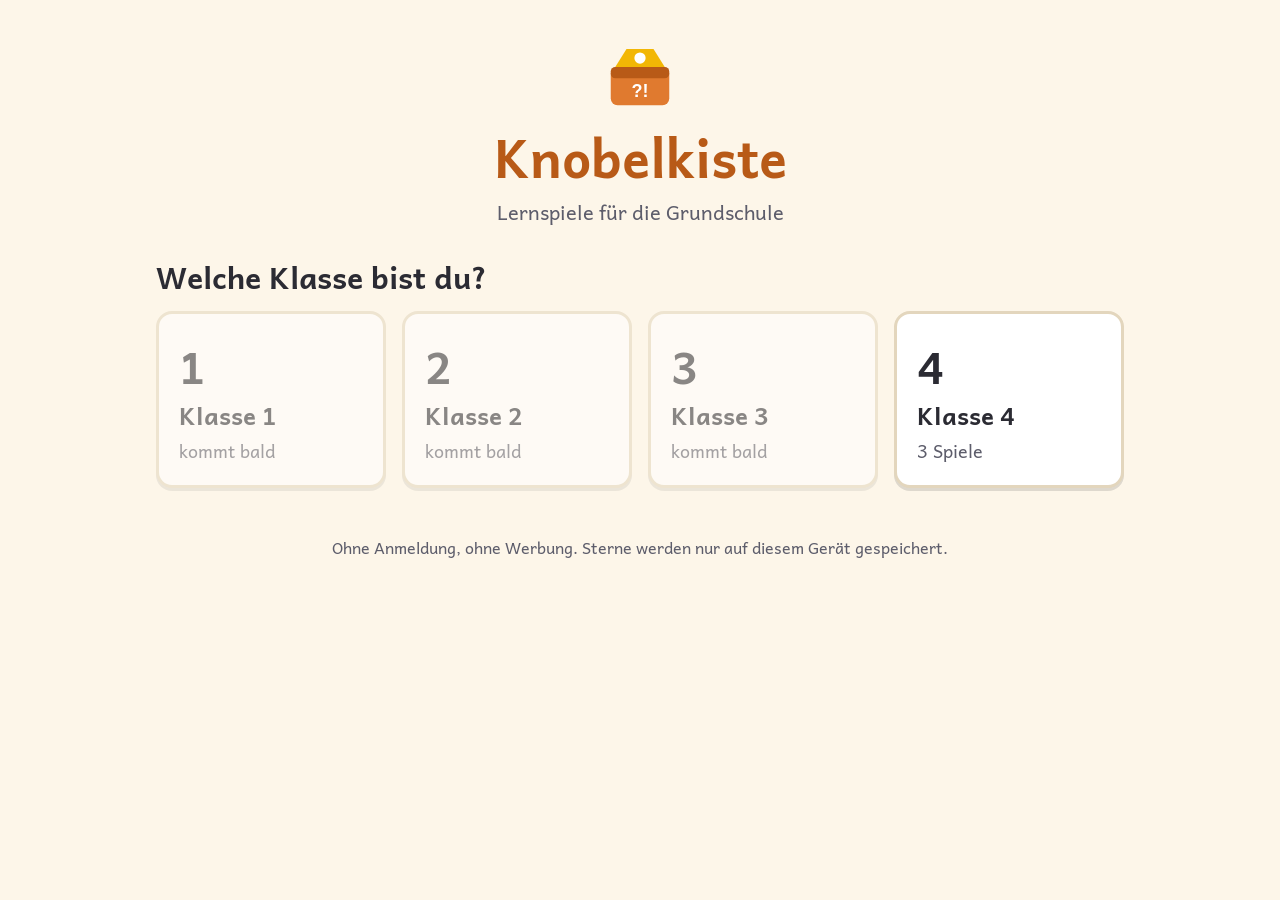
<file: index.html>
<!doctype html>
<html lang="de">
<head>
  <meta charset="utf-8">
  <meta name="viewport" content="width=device-width, initial-scale=1">
  <title>Knobelkiste</title>
  <link rel="icon" href="gemeinsam/icon.svg" type="image/svg+xml">
  <link rel="stylesheet" href="gemeinsam/stil.css">
  <style>
    .start-kopf { text-align: center; margin: 24px 0 28px; }
    .start-kopf h1 { font-size: 2.6rem; margin: 0; color: var(--akzent-dunkel); }
    .start-kopf p { margin: 4px 0 0; color: var(--text-leise); }
    .kiste { width: 72px; height: 72px; }
    h2 { margin: 28px 0 12px; }
    h3 { margin: 20px 0 10px; color: var(--text-leise); font-size: 1rem; text-transform: uppercase; letter-spacing: 1px; }
    .spiel-links { display: flex; gap: 8px; flex-wrap: wrap; margin-top: 12px; }
    .zurueck { margin-bottom: 8px; }
    .fusszeile { margin-top: 48px; color: var(--text-leise); font-size: 0.8rem; text-align: center; }
  </style>
</head>
<body>
  <main class="seite">
    <header class="start-kopf">
      <img class="kiste" src="gemeinsam/icon.svg" alt="">
      <h1 id="name">Knobelkiste</h1>
      <p id="untertitel">Lernspiele für die Grundschule</p>
    </header>

    <section id="klassenwahl">
      <h2>Welche Klasse bist du?</h2>
      <div class="kacheln" id="klassen"></div>
    </section>

    <section id="spielwahl" class="versteckt">
      <button class="knopf klein zurueck" id="zurueck" type="button">← Andere Klasse</button>
      <h2 id="klassen-titel"></h2>
      <div id="spiele"></div>
    </section>

    <p class="fusszeile">Ohne Anmeldung, ohne Werbung. Sterne werden nur auf diesem Gerät gespeichert.</p>
  </main>

  <script src="gemeinsam/app.js"></script>
  <script>
    (async function () {
      "use strict";
      const K = window.Knobelkiste;
      const katalog = await K.ladeJSON("katalog.json");

      document.getElementById("name").textContent = katalog.name;
      document.getElementById("untertitel").textContent = katalog.untertitel;

      const klassenEl = document.getElementById("klassen");
      katalog.klassen.forEach(function (k) {
        const anzahl = katalog.spiele.filter(function (s) { return s.klassen.indexOf(k) >= 0; }).length;
        const kachel = document.createElement("button");
        kachel.type = "button";
        kachel.className = "kachel";
        kachel.innerHTML = '<span class="gross">' + k + '</span><span class="titel">Klasse ' + k + "</span>" +
          '<span class="info">' + (anzahl ? anzahl + (anzahl === 1 ? " Spiel" : " Spiele") : "kommt bald") + "</span>";
        if (anzahl) {
          kachel.addEventListener("click", function () { location.hash = "klasse-" + k; });
        } else {
          kachel.setAttribute("aria-disabled", "true");
        }
        klassenEl.appendChild(kachel);
      });

      function zeigeKlasse(k) {
        document.getElementById("klassenwahl").classList.add("versteckt");
        document.getElementById("spielwahl").classList.remove("versteckt");
        document.getElementById("klassen-titel").textContent = "Klasse " + k;
        const ziel = document.getElementById("spiele");
        ziel.innerHTML = "";

        Object.keys(katalog.faecher).forEach(function (fachId) {
          const fach = katalog.faecher[fachId];
          const spieleImFach = katalog.spiele.filter(function (s) {
            return s.fach === fachId && s.klassen.indexOf(k) >= 0;
          });
          if (!spieleImFach.length) return;
          const h2 = document.createElement("h2");
          h2.textContent = fach.name;
          ziel.appendChild(h2);

          Object.keys(fach.bereiche).forEach(function (bereichId) {
            const spiele = spieleImFach.filter(function (s) { return s.bereich === bereichId; });
            if (!spiele.length) return;
            const h3 = document.createElement("h3");
            h3.textContent = fach.bereiche[bereichId];
            ziel.appendChild(h3);
            const kacheln = document.createElement("div");
            kacheln.className = "kacheln";
            spiele.forEach(function (s) {
              const karte = document.createElement("div");
              karte.className = "kachel";
              const adresse = s.ordner + "?klasse=" + k;
              karte.innerHTML = '<span class="titel">' + s.titel + "</span>" +
                '<span class="info">' + s.beschreibung + "</span>" +
                '<span class="spiel-links"><a class="knopf haupt" href="' + adresse + '">Spielen</a>' +
                (s.arbeitsblatt ? '<a class="knopf klein" href="' + s.ordner + "arbeitsblatt.html?klasse=" + k + '">Arbeitsblatt</a>' : "") +
                "</span>";
              kacheln.appendChild(karte);
            });
            ziel.appendChild(kacheln);
          });
        });
      }

      function zeigeKlassenwahl() {
        document.getElementById("spielwahl").classList.add("versteckt");
        document.getElementById("klassenwahl").classList.remove("versteckt");
      }

      function route() {
        const treffer = location.hash.match(/^#klasse-(\d)$/);
        if (treffer) zeigeKlasse(Number(treffer[1])); else zeigeKlassenwahl();
      }

      document.getElementById("zurueck").addEventListener("click", function () { location.hash = ""; });
      window.addEventListener("hashchange", route);
      route();
    })();
  </script>
</body>
</html>
</file>
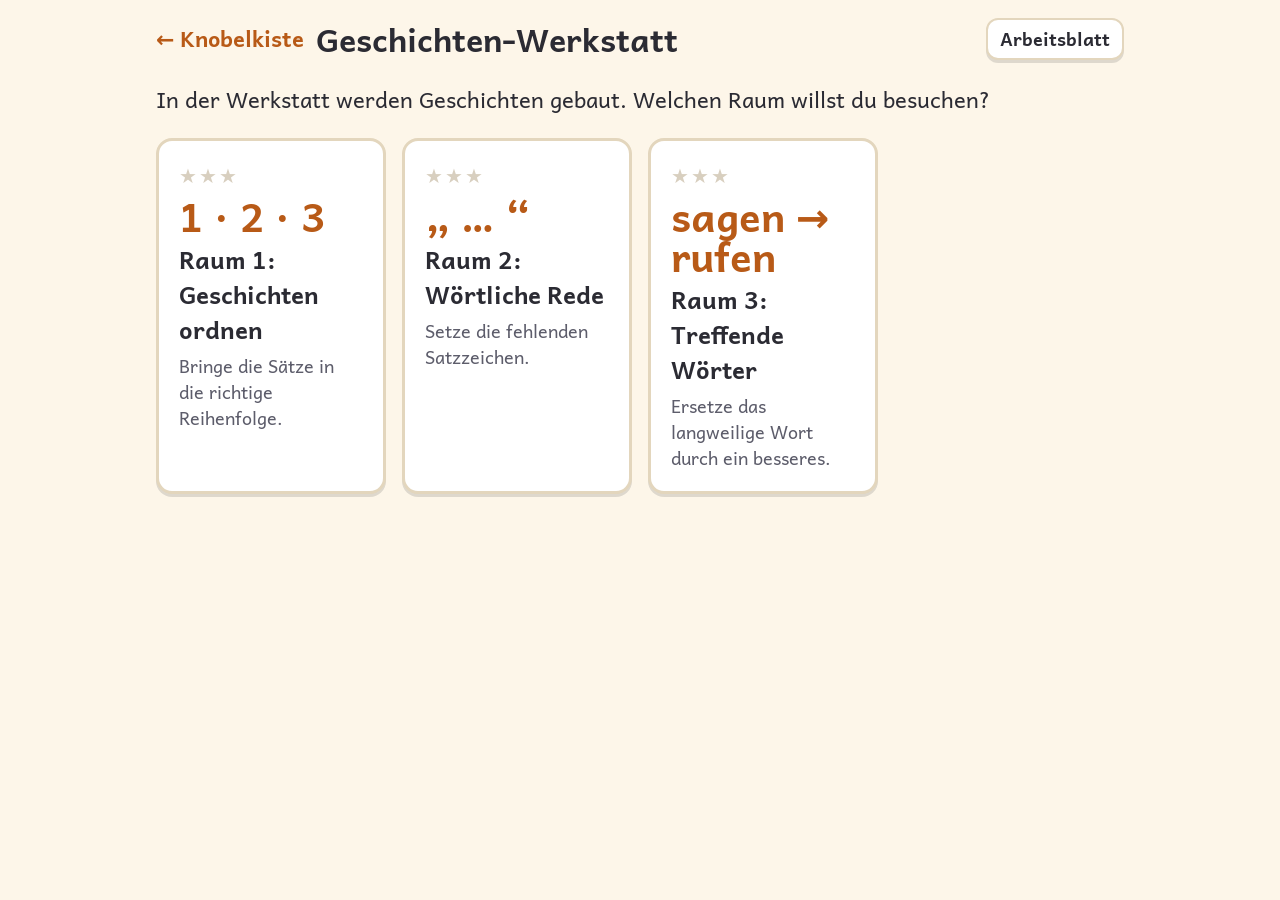
<file: spiele/geschichten-werkstatt/index.html>
<!doctype html>
<html lang="de">
<head>
  <meta charset="utf-8">
  <meta name="viewport" content="width=device-width, initial-scale=1">
  <title>Geschichten-Werkstatt · Knobelkiste</title>
  <link rel="icon" href="../../gemeinsam/icon.svg" type="image/svg+xml">
  <link rel="stylesheet" href="../../gemeinsam/stil.css">
  <link rel="stylesheet" href="spiel.css">
</head>
<body>
  <main class="seite">
    <header class="kopf">
      <a class="logo" href="../../index.html" id="start-link">← Knobelkiste</a>
      <h1>Geschichten-Werkstatt</h1>
      <a class="knopf klein" id="arbeitsblatt-link" href="arbeitsblatt.html">Arbeitsblatt</a>
    </header>

    <!-- Raumwahl -->
    <section id="raumwahl">
      <p class="anleitung">In der Werkstatt werden Geschichten gebaut. Welchen Raum willst du besuchen?</p>
      <div class="kacheln" id="raeume"></div>
    </section>

    <!-- Aufgabe -->
    <section id="aufgabe" class="versteckt">
      <div class="leiste">
        <span id="fortschritt"></span>
        <button class="knopf klein" id="tipp-knopf" type="button">Tipp</button>
        <button class="knopf klein" id="zur-wahl" type="button">Anderer Raum</button>
      </div>
      <div class="werkbank">
        <h2 id="aufgabe-titel"></h2>
        <p class="auftrag" id="auftrag"></p>
        <div id="inhalt"></div>
        <div class="hinweis versteckt" id="hinweis" role="status" aria-live="polite"></div>
        <p class="knoepfe">
          <button class="knopf haupt versteckt" id="pruefen" type="button">Prüfen</button>
          <button class="knopf haupt versteckt" id="weiter" type="button">Weiter</button>
        </p>
      </div>
    </section>

    <!-- Ergebnis -->
    <section id="ergebnis" class="versteckt">
      <div class="ergebnis-karte">
        <div class="ergebnis-sterne" id="ergebnis-sterne"></div>
        <h2 id="ergebnis-titel"></h2>
        <p id="ergebnis-text"></p>
        <p class="ergebnis-knoepfe">
          <button class="knopf haupt" id="nochmal" type="button">Nochmal</button>
          <button class="knopf" id="andere" type="button">Anderer Raum</button>
        </p>
      </div>
    </section>

    <p class="fehlermeldung versteckt" id="fehlermeldung"></p>
  </main>

  <script src="../../gemeinsam/app.js"></script>
  <script src="spiel.js"></script>
</body>
</html>
</file>
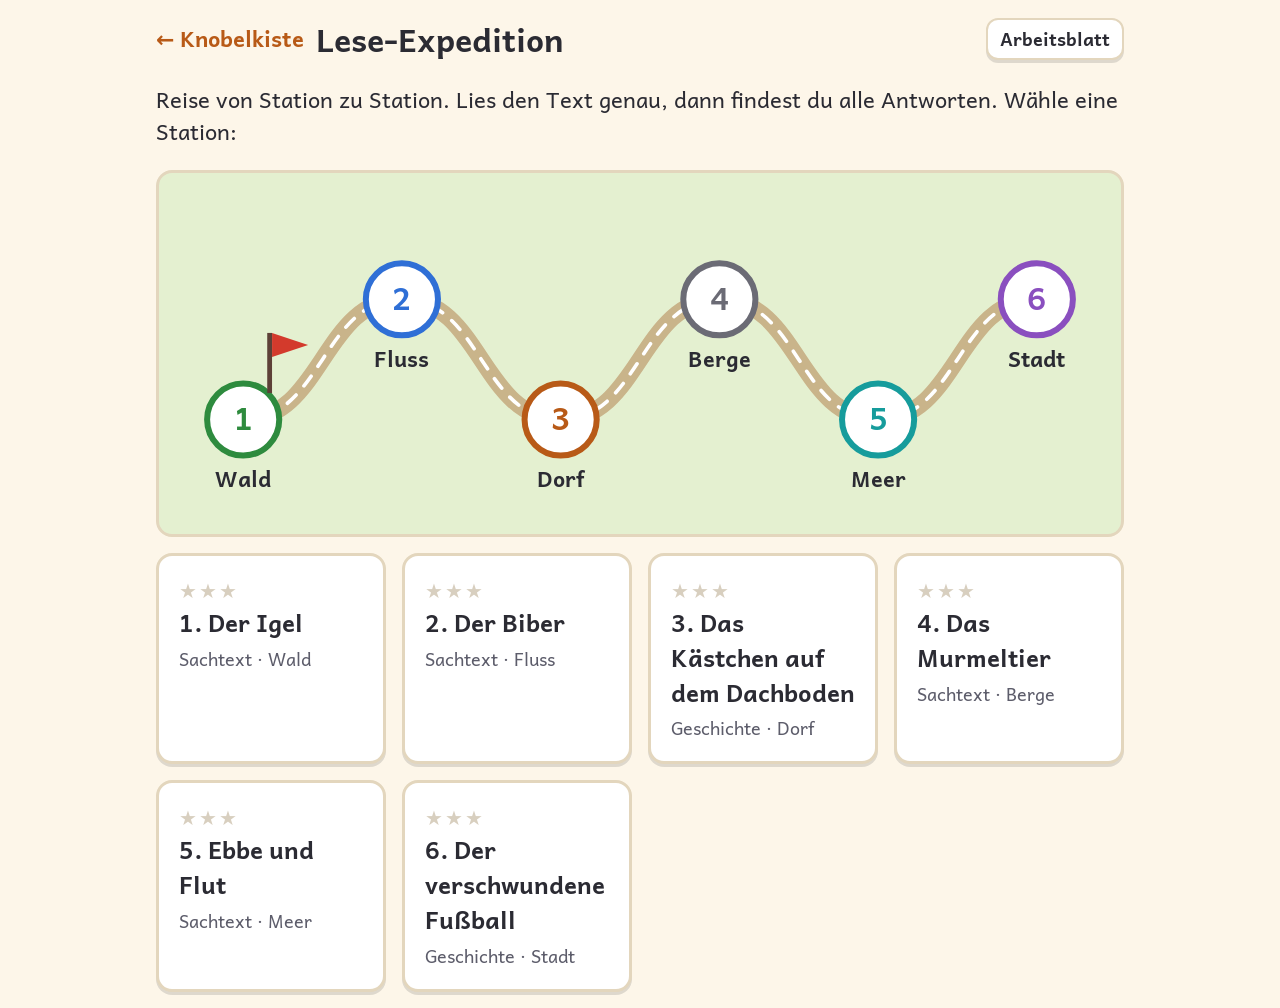
<file: spiele/lese-expedition/index.html>
<!doctype html>
<html lang="de">
<head>
  <meta charset="utf-8">
  <meta name="viewport" content="width=device-width, initial-scale=1">
  <title>Lese-Expedition · Knobelkiste</title>
  <link rel="icon" href="../../gemeinsam/icon.svg" type="image/svg+xml">
  <link rel="stylesheet" href="../../gemeinsam/stil.css">
  <link rel="stylesheet" href="spiel.css">
</head>
<body>
  <main class="seite">
    <header class="kopf">
      <a class="logo" href="../../index.html" id="start-link">← Knobelkiste</a>
      <h1>Lese-Expedition</h1>
      <a class="knopf klein" id="arbeitsblatt-link" href="arbeitsblatt.html">Arbeitsblatt</a>
    </header>

    <!-- Karte -->
    <section id="karte">
      <p class="anleitung">Reise von Station zu Station. Lies den Text genau, dann findest du alle Antworten. Wähle eine Station:</p>
      <div class="landkarte" id="landkarte"></div>
      <div class="kacheln" id="stationen"></div>
    </section>

    <!-- Station -->
    <section id="station" class="versteckt">
      <div class="leiste">
        <span id="station-name"></span>
        <button class="knopf klein" id="zur-karte" type="button">Zur Karte</button>
      </div>
      <div class="station-raster">
        <article class="lesetext" id="lesetext" aria-label="Lesetext">
          <span class="art" id="text-art"></span>
          <h2 id="text-titel"></h2>
          <div id="text-absaetze"></div>
        </article>
        <aside class="fragen-karte" aria-live="polite">
          <div class="fragen-kopf">
            <span id="fragen-fortschritt"></span>
            <button class="knopf klein versteckt" id="vorlesen" type="button" aria-label="Frage vorlesen"><svg width="20" height="20" viewBox="0 0 24 24" aria-hidden="true"><path d="M4 9h4l5-4v14l-5-4H4z" fill="currentColor"/><path d="M16 8.5a5 5 0 0 1 0 7M18.5 6a8.5 8.5 0 0 1 0 12" stroke="currentColor" stroke-width="2" fill="none" stroke-linecap="round"/></svg> Frage</button>
          </div>
          <p class="frage" id="frage"></p>
          <div class="antworten" id="antworten"></div>
          <div class="hinweis versteckt" id="hinweis" role="status"></div>
          <button class="knopf haupt versteckt" id="weiter" type="button">Weiter</button>
        </aside>
      </div>
    </section>

    <!-- Ergebnis -->
    <section id="ergebnis" class="versteckt">
      <div class="ergebnis-karte">
        <div class="ergebnis-sterne" id="ergebnis-sterne"></div>
        <h2 id="ergebnis-titel"></h2>
        <p id="ergebnis-text"></p>
        <p class="ergebnis-knoepfe">
          <button class="knopf haupt" id="naechste" type="button">Nächste Station</button>
          <button class="knopf" id="zurueck-karte" type="button">Zur Karte</button>
        </p>
      </div>
    </section>

    <p class="fehlermeldung versteckt" id="fehlermeldung"></p>
  </main>

  <script src="../../gemeinsam/app.js"></script>
  <script src="text.js"></script>
  <script src="spiel.js"></script>
</body>
</html>
</file>
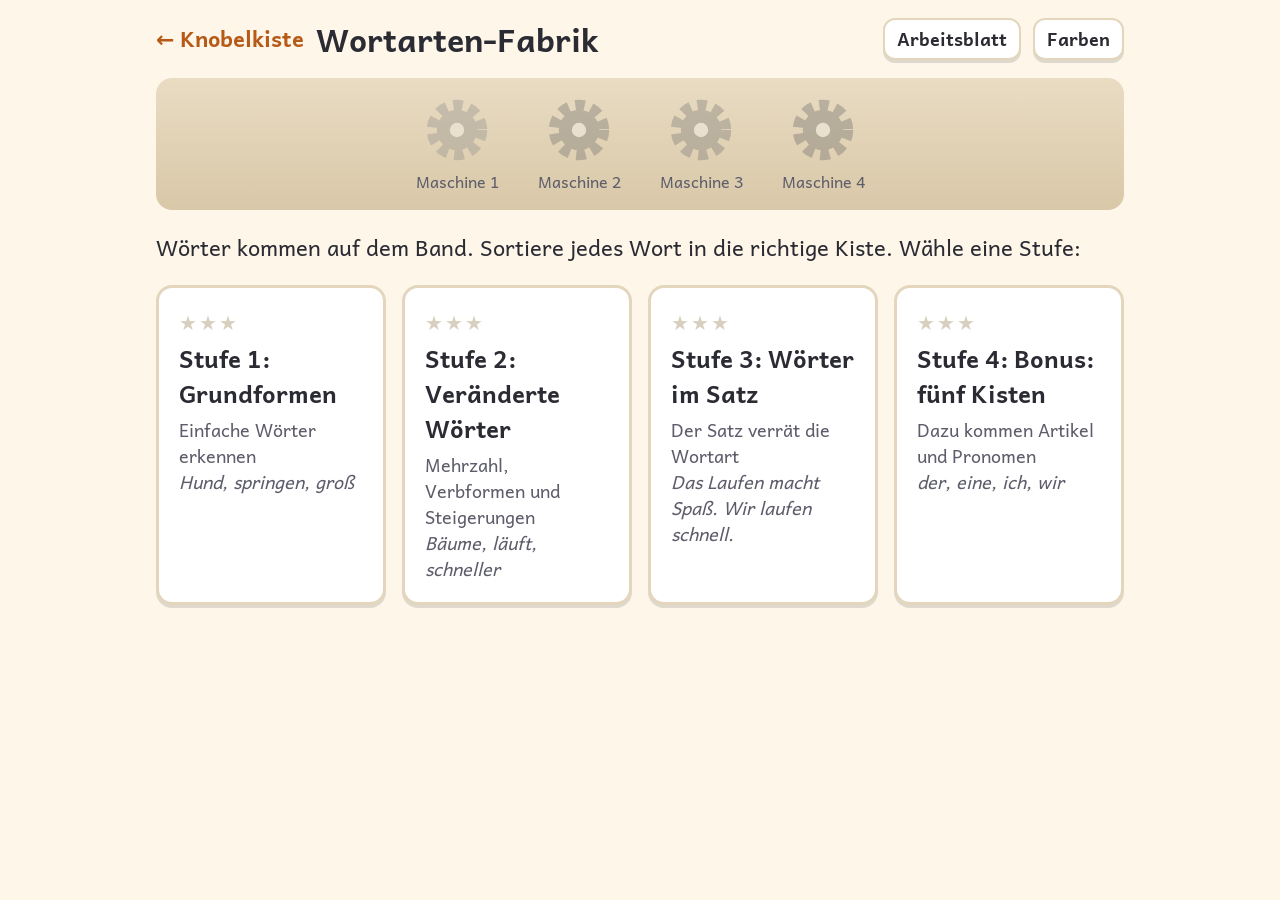
<file: spiele/wortarten-fabrik/index.html>
<!doctype html>
<html lang="de">
<head>
  <meta charset="utf-8">
  <meta name="viewport" content="width=device-width, initial-scale=1">
  <title>Wortarten-Fabrik · Knobelkiste</title>
  <link rel="icon" href="../../gemeinsam/icon.svg" type="image/svg+xml">
  <link rel="stylesheet" href="../../gemeinsam/stil.css">
  <link rel="stylesheet" href="spiel.css">
</head>
<body>
  <main class="seite">
    <header class="kopf">
      <a class="logo" href="../../index.html" id="start-link">← Knobelkiste</a>
      <h1>Wortarten-Fabrik</h1>
      <a class="knopf klein" id="arbeitsblatt-link" href="arbeitsblatt.html">Arbeitsblatt</a>
      <button class="knopf klein" id="farben-knopf" type="button">Farben</button>
    </header>

    <!-- Stufenwahl -->
    <section id="stufenwahl">
      <div class="halle" id="maschinen" aria-label="Deine Fabrik"></div>
      <p class="anleitung">Wörter kommen auf dem Band. Sortiere jedes Wort in die richtige Kiste. Wähle eine Stufe:</p>
      <div class="kacheln" id="stufen"></div>
    </section>

    <!-- Spiel -->
    <section id="spiel" class="versteckt">
      <div class="leiste">
        <span id="fortschritt">Wort 1 von 10</span>
        <span class="punkte" id="punkte"></span>
        <button class="knopf klein" id="abbrechen" type="button">Stufe wechseln</button>
      </div>

      <div class="band-bereich">
        <div class="band" id="band"></div>
        <div class="karte" id="karte" aria-live="polite">
          <span id="karte-text"></span>
        </div>
        <button class="knopf klein vorlesen versteckt" id="vorlesen" type="button" aria-label="Vorlesen"><svg width="22" height="22" viewBox="0 0 24 24" aria-hidden="true"><path d="M4 9h4l5-4v14l-5-4H4z" fill="currentColor"/><path d="M16 8.5a5 5 0 0 1 0 7M18.5 6a8.5 8.5 0 0 1 0 12" stroke="currentColor" stroke-width="2" fill="none" stroke-linecap="round"/></svg> Vorlesen</button>
      </div>

      <p class="frage" id="frage">Welche Wortart ist das?</p>
      <div class="kisten" id="kisten"></div>
      <div class="hinweis versteckt" id="hinweis" role="status"></div>
    </section>

    <!-- Ergebnis -->
    <section id="ergebnis" class="versteckt">
      <div class="ergebnis-karte">
        <div class="ergebnis-sterne" id="ergebnis-sterne"></div>
        <h2 id="ergebnis-titel"></h2>
        <p id="ergebnis-text"></p>
        <p class="ergebnis-knoepfe">
          <button class="knopf haupt" id="nochmal" type="button">Nochmal</button>
          <button class="knopf" id="andere-stufe" type="button">Andere Stufe</button>
        </p>
      </div>
    </section>

    <p class="fehlermeldung versteckt" id="fehlermeldung"></p>
  </main>

  <script src="../../gemeinsam/app.js"></script>
  <script src="spiel.js"></script>
</body>
</html>
</file>
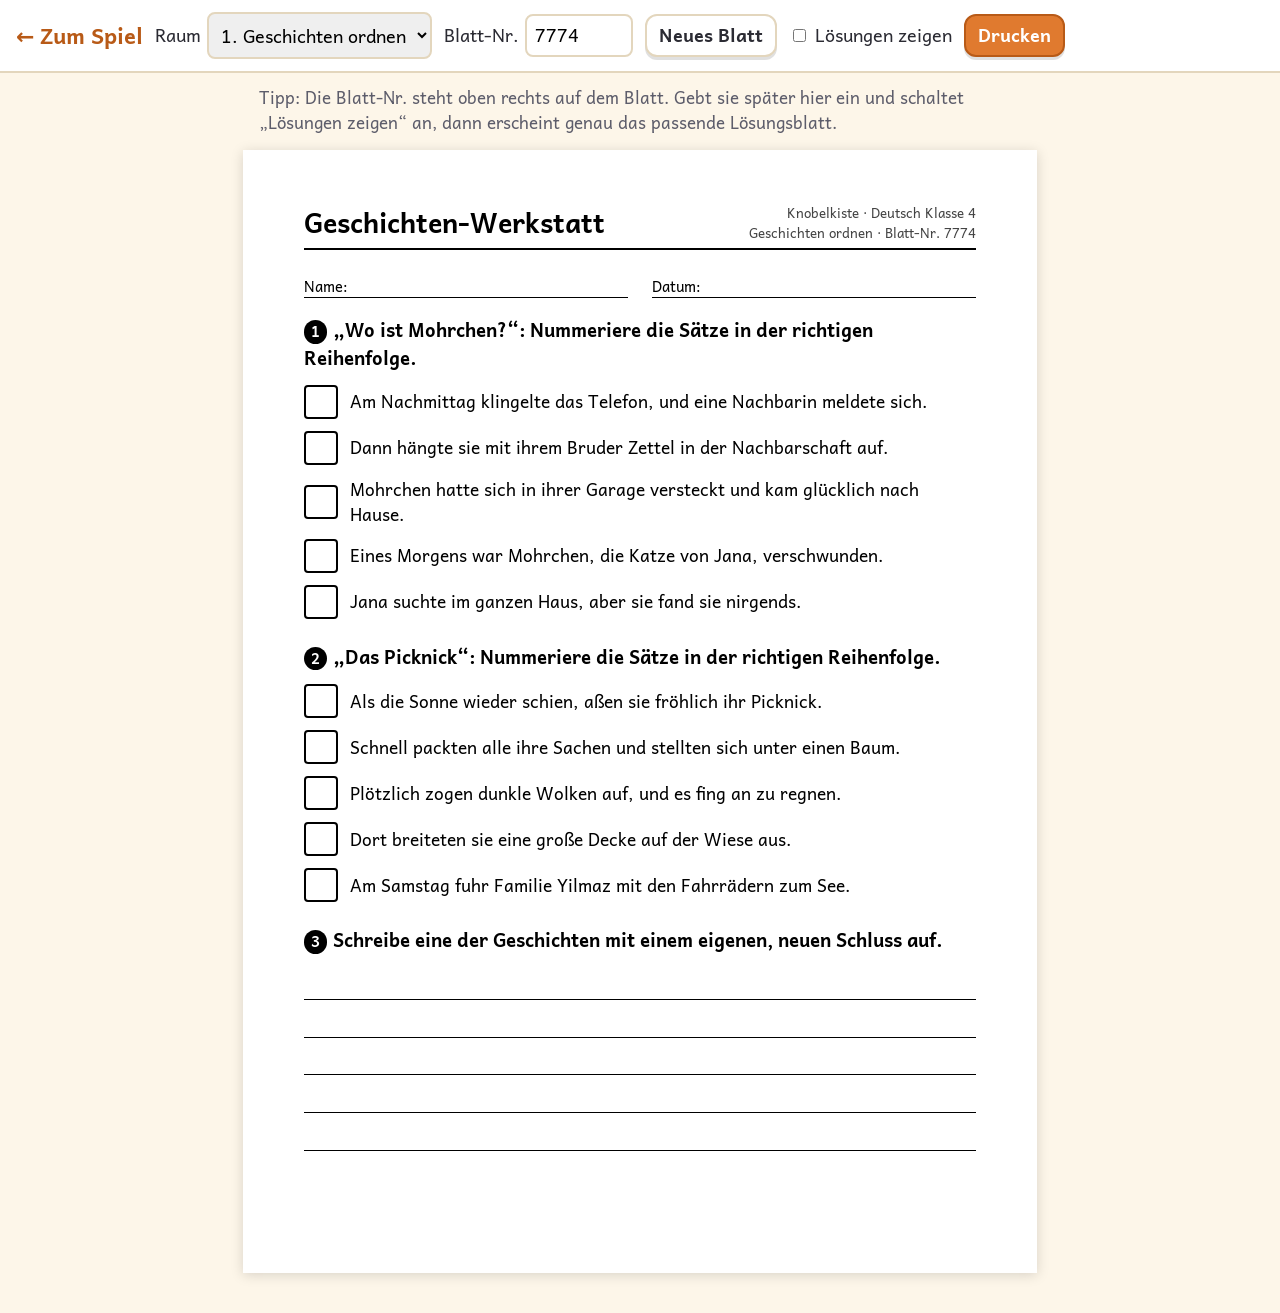
<file: spiele/geschichten-werkstatt/arbeitsblatt.html>
<!doctype html>
<html lang="de">
<head>
  <meta charset="utf-8">
  <meta name="viewport" content="width=device-width, initial-scale=1">
  <title>Arbeitsblatt Geschichten-Werkstatt · Knobelkiste</title>
  <link rel="icon" href="../../gemeinsam/icon.svg" type="image/svg+xml">
  <link rel="stylesheet" href="../../gemeinsam/stil.css">
  <link rel="stylesheet" href="arbeitsblatt.css">
</head>
<body>
  <div class="steuerung nicht-drucken">
    <a class="logo" href="index.html" id="zurueck-link">← Zum Spiel</a>
    <label>Raum
      <select id="raum"></select>
    </label>
    <label>Blatt-Nr.
      <input id="nummer" type="number" min="1000" max="9999" inputmode="numeric">
    </label>
    <button class="knopf klein" id="neu" type="button">Neues Blatt</button>
    <label class="schalter"><input id="loesung" type="checkbox"> Lösungen zeigen</label>
    <button class="knopf haupt klein" id="drucken" type="button">Drucken</button>
  </div>
  <p class="tipp nicht-drucken">Tipp: Die Blatt-Nr. steht oben rechts auf dem Blatt. Gebt sie später hier ein und schaltet „Lösungen zeigen“ an, dann erscheint genau das passende Lösungsblatt.</p>

  <article class="blatt" id="blatt"></article>

  <script src="../../gemeinsam/app.js"></script>
  <script src="arbeitsblatt.js"></script>
</body>
</html>
</file>
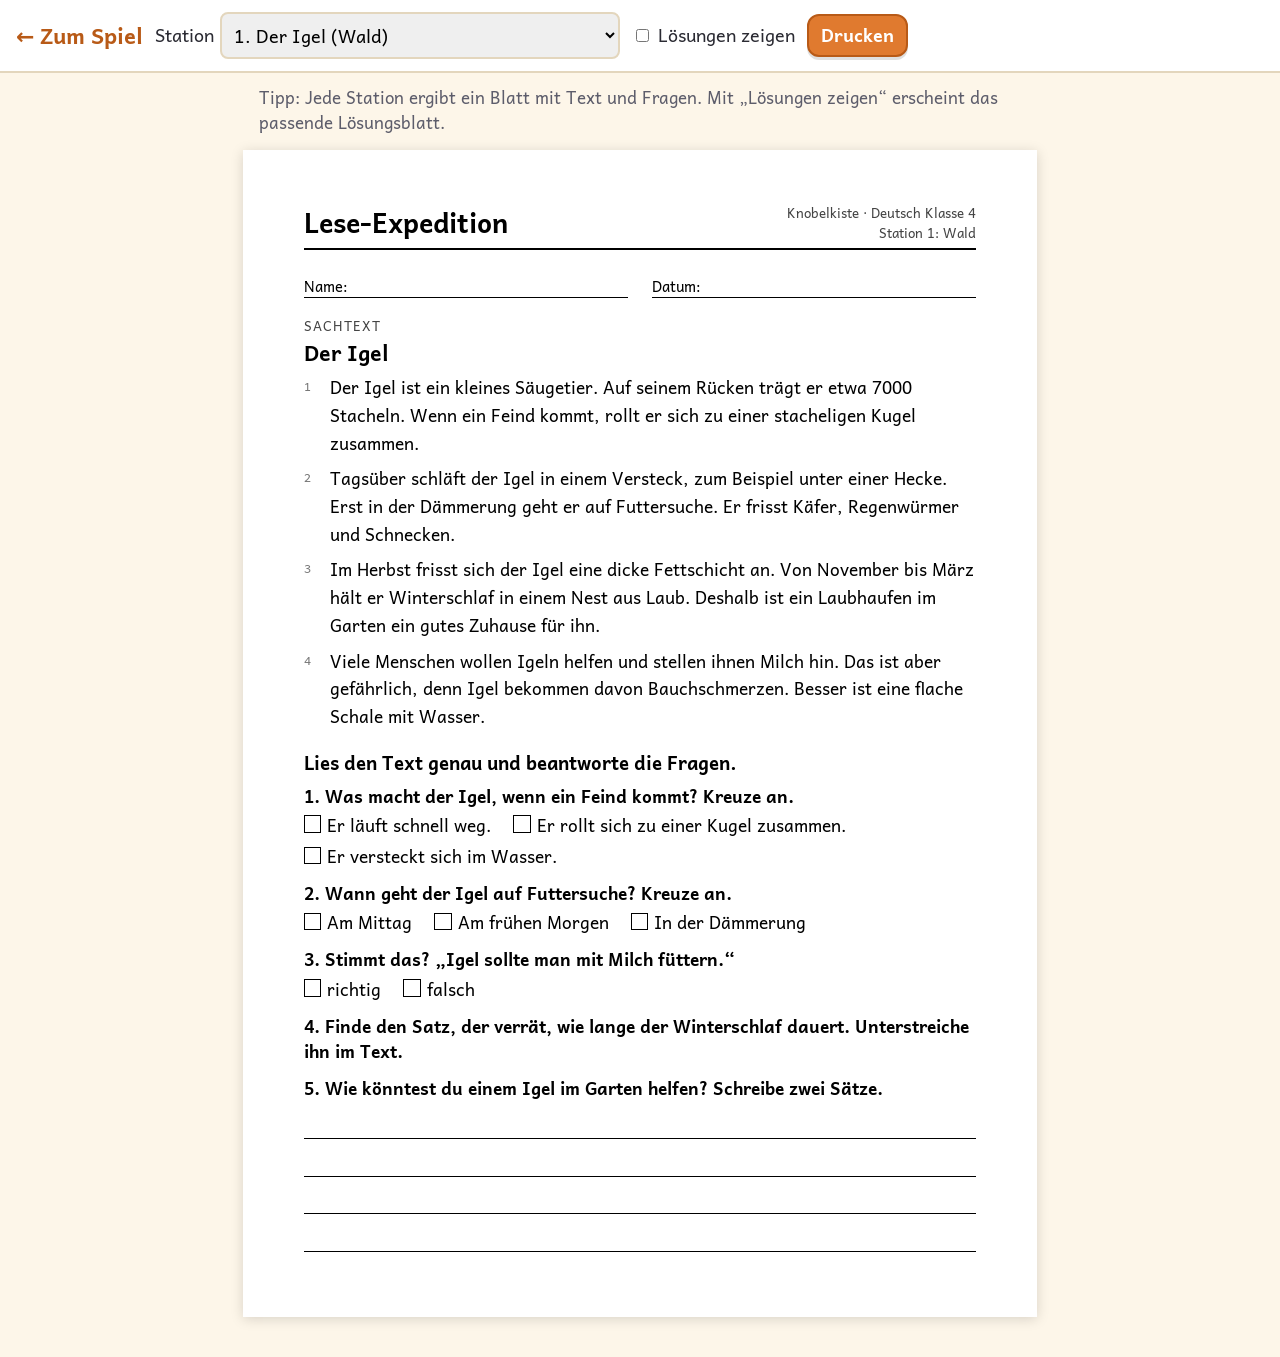
<file: spiele/lese-expedition/arbeitsblatt.html>
<!doctype html>
<html lang="de">
<head>
  <meta charset="utf-8">
  <meta name="viewport" content="width=device-width, initial-scale=1">
  <title>Arbeitsblatt Lese-Expedition · Knobelkiste</title>
  <link rel="icon" href="../../gemeinsam/icon.svg" type="image/svg+xml">
  <link rel="stylesheet" href="../../gemeinsam/stil.css">
  <link rel="stylesheet" href="arbeitsblatt.css">
</head>
<body>
  <div class="steuerung nicht-drucken">
    <a class="logo" href="index.html" id="zurueck-link">← Zum Spiel</a>
    <label>Station
      <select id="station"></select>
    </label>
    <label class="schalter"><input id="loesung" type="checkbox"> Lösungen zeigen</label>
    <button class="knopf haupt klein" id="drucken" type="button">Drucken</button>
  </div>
  <p class="tipp nicht-drucken">Tipp: Jede Station ergibt ein Blatt mit Text und Fragen. Mit „Lösungen zeigen“ erscheint das passende Lösungsblatt.</p>

  <article class="blatt" id="blatt"></article>

  <script src="../../gemeinsam/app.js"></script>
  <script src="text.js"></script>
  <script src="arbeitsblatt.js"></script>
</body>
</html>
</file>
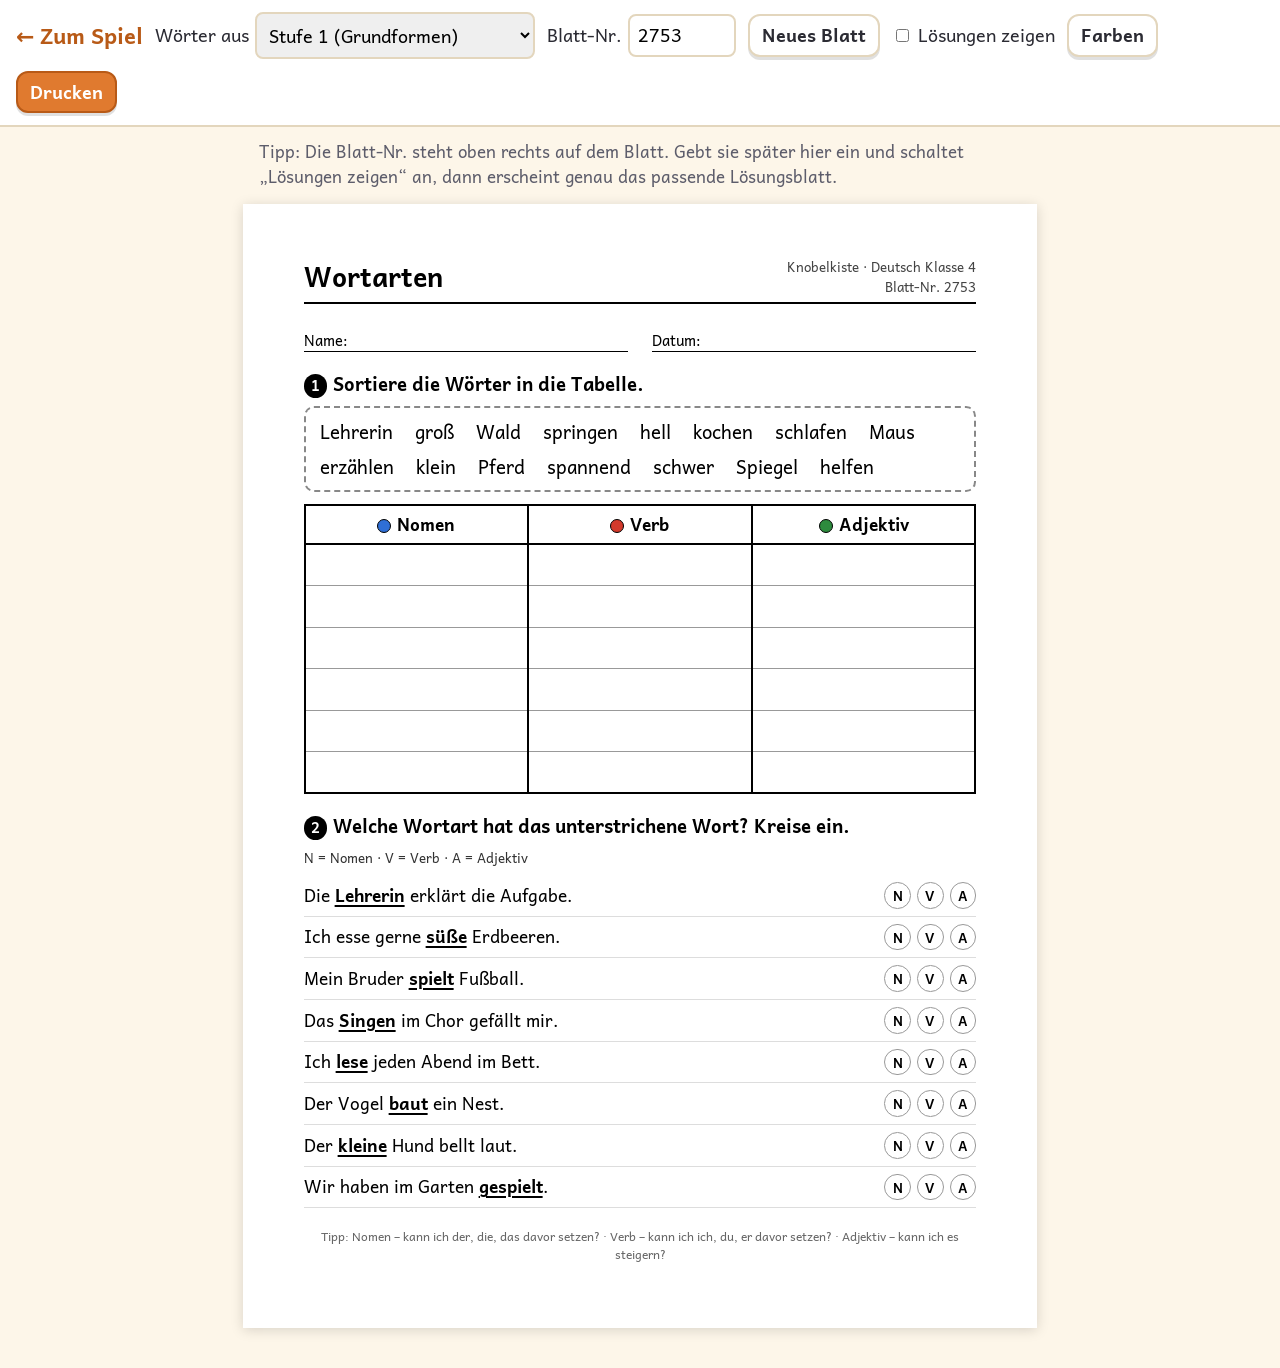
<file: spiele/wortarten-fabrik/arbeitsblatt.html>
<!doctype html>
<html lang="de">
<head>
  <meta charset="utf-8">
  <meta name="viewport" content="width=device-width, initial-scale=1">
  <title>Arbeitsblatt Wortarten · Knobelkiste</title>
  <link rel="icon" href="../../gemeinsam/icon.svg" type="image/svg+xml">
  <link rel="stylesheet" href="../../gemeinsam/stil.css">
  <link rel="stylesheet" href="arbeitsblatt.css">
</head>
<body>
  <div class="steuerung nicht-drucken">
    <a class="logo" href="index.html" id="zurueck-link">← Zum Spiel</a>
    <label>Wörter aus
      <select id="stufe"></select>
    </label>
    <label>Blatt-Nr.
      <input id="nummer" type="number" min="1000" max="9999" inputmode="numeric">
    </label>
    <button class="knopf klein" id="neu" type="button">Neues Blatt</button>
    <label class="schalter"><input id="loesung" type="checkbox"> Lösungen zeigen</label>
    <button class="knopf klein" id="farben-knopf" type="button">Farben</button>
    <button class="knopf haupt klein" id="drucken" type="button">Drucken</button>
  </div>
  <p class="tipp nicht-drucken">Tipp: Die Blatt-Nr. steht oben rechts auf dem Blatt. Gebt sie später hier ein und schaltet „Lösungen zeigen“ an, dann erscheint genau das passende Lösungsblatt.</p>

  <article class="blatt" id="blatt"></article>

  <script src="../../gemeinsam/app.js"></script>
  <script src="arbeitsblatt.js"></script>
</body>
</html>
</file>
<file: gemeinsam/stil.css>
/* Knobelkiste – gemeinsames Design für alle Spiele */

@font-face {
  font-family: "Andika";
  src: url("schrift/andika-400.woff2") format("woff2");
  font-weight: 400;
  font-display: swap;
}
@font-face {
  font-family: "Andika";
  src: url("schrift/andika-700.woff2") format("woff2");
  font-weight: 700;
  font-display: swap;
}

:root {
  --hintergrund: #fdf6e9;
  --flaeche: #ffffff;
  --text: #2b2b33;
  --text-leise: #5d5d6b;
  --rand: #e3d6bd;
  --akzent: #e07a2f;
  --akzent-dunkel: #b85a17;
  --gut: #2e8b57;
  --fehler: #c0392b;
  --stern: #f2b705;
  --schatten: 0 3px 0 rgba(0, 0, 0, 0.12);
  --radius: 16px;
}

* { box-sizing: border-box; }

html, body {
  margin: 0;
  background: var(--hintergrund);
  color: var(--text);
  font-family: "Andika", "Comic Neue", system-ui, sans-serif;
  font-size: 20px;
  line-height: 1.45;
}

a { color: var(--akzent-dunkel); }

.seite {
  max-width: 1000px;
  margin: 0 auto;
  padding: 16px;
}

.kopf {
  display: flex;
  align-items: center;
  gap: 12px;
  flex-wrap: wrap;
  margin-bottom: 16px;
}
.kopf h1 {
  margin: 0;
  font-size: 1.6rem;
  flex: 1 1 auto;
}
.logo {
  font-weight: 700;
  color: var(--akzent-dunkel);
  text-decoration: none;
  font-size: 1.1rem;
}

.knopf {
  font: inherit;
  font-weight: 700;
  border: 2px solid var(--rand);
  background: var(--flaeche);
  color: var(--text);
  border-radius: 12px;
  padding: 10px 18px;
  cursor: pointer;
  box-shadow: var(--schatten);
  text-decoration: none;
  display: inline-flex;
  align-items: center;
  gap: 8px;
  min-height: 48px;
}
.knopf:hover { border-color: var(--akzent); }
.knopf:active { transform: translateY(2px); box-shadow: none; }
.knopf:focus-visible { outline: 3px solid var(--akzent); outline-offset: 2px; }
.knopf.haupt {
  background: var(--akzent);
  border-color: var(--akzent-dunkel);
  color: #fff;
}
.knopf.klein { min-height: 40px; padding: 6px 12px; font-size: 0.9rem; }

.kacheln {
  display: grid;
  grid-template-columns: repeat(auto-fill, minmax(200px, 1fr));
  gap: 16px;
}
.kachel {
  display: block;
  background: var(--flaeche);
  border: 3px solid var(--rand);
  border-radius: var(--radius);
  padding: 20px;
  text-decoration: none;
  color: var(--text);
  box-shadow: var(--schatten);
  font: inherit;
  text-align: left;
  cursor: pointer;
  width: 100%;
}
.kachel:hover { border-color: var(--akzent); }
.kachel:focus-visible { outline: 3px solid var(--akzent); outline-offset: 2px; }
.kachel .gross { font-size: 2.2rem; font-weight: 700; display: block; }
.kachel .titel { font-size: 1.2rem; font-weight: 700; display: block; }
.kachel .info { color: var(--text-leise); font-size: 0.9rem; display: block; margin-top: 6px; }
.kachel[aria-disabled="true"] { opacity: 0.55; cursor: default; }
.kachel[aria-disabled="true"]:hover { border-color: var(--rand); }

.sterne { color: var(--stern); letter-spacing: 2px; }
.sterne .leer { color: #d8cfbf; }

.versteckt { display: none !important; }

dialog {
  border: 3px solid var(--rand);
  border-radius: var(--radius);
  padding: 24px;
  max-width: 520px;
  width: calc(100% - 32px);
  font: inherit;
  color: var(--text);
}
dialog::backdrop { background: rgba(0, 0, 0, 0.35); }

.farbwahl { display: flex; gap: 8px; flex-wrap: wrap; margin: 4px 0 14px; }
.farbwahl button {
  width: 40px; height: 40px; border-radius: 50%;
  border: 3px solid transparent; cursor: pointer;
}
.farbwahl button[aria-pressed="true"] { border-color: var(--text); }

@media (prefers-reduced-motion: reduce) {
  *, *::before, *::after { animation: none !important; transition: none !important; }
}
</file>
<file: spiele/geschichten-werkstatt/spiel.css>
.anleitung { font-size: 1.1rem; }
.raum-kachel { display: flex; flex-direction: column; align-items: flex-start; }
.raum-kachel .symbol { font-size: 2rem; font-weight: 700; color: var(--akzent-dunkel); line-height: 1; margin: 6px 0; }

.leiste { display: flex; align-items: center; gap: 12px; flex-wrap: wrap; margin-bottom: 12px; font-weight: 700; }
.leiste #fortschritt { flex: 1 1 auto; }

.werkbank {
  background: var(--flaeche); border: 3px solid var(--rand); border-radius: var(--radius); padding: 20px 22px;
}
.werkbank h2 { margin: 0 0 4px; }
.auftrag { margin: 0 0 16px; color: var(--text-leise); }
.knoepfe { display: flex; gap: 12px; flex-wrap: wrap; margin: 16px 0 0; }

.hinweis { margin-top: 16px; background: #fff8e1; border: 3px solid #f2b705; border-radius: 14px; padding: 12px 16px; }
.hinweis.gut { background: #e6f4ea; border-color: var(--gut); }
.hinweis.erklaerung { background: #e8f1fd; border-color: #2f6fd6; }

/* Geschichten ordnen */
.ordnen { display: grid; grid-template-columns: 1fr 1fr; gap: 20px; }
.ordnen h3 { margin: 0 0 8px; font-size: 1rem; color: var(--text-leise); }
.stapel, .plaetze { display: grid; gap: 10px; align-content: start; }
.satzkarte {
  font: inherit; text-align: left; background: #fffdf7; color: var(--text);
  border: 3px solid var(--rand); border-radius: 12px; padding: 10px 14px; cursor: pointer;
  box-shadow: var(--schatten); min-height: 52px;
}
.satzkarte:hover { border-color: var(--akzent); }
.satzkarte:focus-visible { outline: 3px solid var(--akzent); outline-offset: 2px; }
.platz {
  display: grid; grid-template-columns: 7.5em 1fr; gap: 10px; align-items: center;
}
.platz .etikett { font-size: 0.8rem; font-weight: 700; color: var(--text-leise); text-align: right; }
.platz .leer {
  border: 3px dashed var(--rand); border-radius: 12px; min-height: 52px; display: flex; align-items: center;
  padding: 0 14px; color: #b0a48c; font-size: 0.9rem;
}
.platz .satzkarte.richtig { border-color: var(--gut); background: #e6f4ea; cursor: default; }
.platz .satzkarte.falsch { border-color: var(--fehler); background: #fdecea; }

/* Wörtliche Rede */
.rede-satz { font-size: 1.5rem; line-height: 2.4; }
.luecke {
  font: inherit; font-weight: 700; min-width: 1.6em; height: 1.6em; line-height: 1;
  border: 3px dashed #b0a48c; border-radius: 8px; background: #fff; color: var(--akzent-dunkel);
  cursor: pointer; padding: 0 4px; vertical-align: middle; margin: 0 1px;
}
.luecke.aktiv { border-style: solid; border-color: var(--akzent); background: #fff3e6; }
.luecke.richtig { border: 3px solid var(--gut); background: #e6f4ea; color: var(--gut); }
.luecke.falsch { border: 3px solid var(--fehler); background: #fdecea; color: var(--fehler); }
.zeichen-leiste { display: flex; gap: 10px; flex-wrap: wrap; margin-top: 16px; }
.zeichen-knopf {
  font: inherit; font-size: 1.8rem; font-weight: 700; width: 64px; height: 64px; border-radius: 12px;
  border: 3px solid var(--rand); background: #fff; cursor: pointer; box-shadow: var(--schatten);
}
.zeichen-knopf:hover { border-color: var(--akzent); }
.zeichen-knopf:focus-visible { outline: 3px solid var(--akzent); outline-offset: 2px; }

/* Treffende Wörter */
.wort-satz { font-size: 1.4rem; line-height: 1.8; margin: 0 0 16px; }
.wort-satz .alt { text-decoration: line-through; text-decoration-color: var(--fehler); text-decoration-thickness: 3px; color: var(--text-leise); }
.wort-satz .neu { background: #fff3c4; border-bottom: 4px solid #e0a800; padding: 0 6px; font-weight: 700; display: inline-block; min-width: 4em; text-align: center; }
.optionen { display: grid; grid-template-columns: repeat(auto-fit, minmax(160px, 1fr)); gap: 10px; }
.option {
  font: inherit; font-size: 1.2rem; font-weight: 700; background: #fff; color: var(--text);
  border: 3px solid var(--rand); border-radius: 12px; padding: 14px; cursor: pointer; box-shadow: var(--schatten);
}
.option:hover { border-color: var(--akzent); }
.option.richtig { border-color: var(--gut); background: #e6f4ea; }
.option.falsch { border-color: var(--fehler); background: #fdecea; }
.option:disabled { cursor: default; }

.ergebnis-karte { background: var(--flaeche); border: 3px solid var(--rand); border-radius: var(--radius); padding: 32px 16px; text-align: center; }
.ergebnis-sterne { font-size: 4rem; line-height: 1; }
.ergebnis-knoepfe { display: flex; gap: 12px; justify-content: center; flex-wrap: wrap; }
.fehlermeldung { color: var(--fehler); font-weight: 700; }

@media (max-width: 760px) {
  .ordnen { grid-template-columns: 1fr; }
  .platz { grid-template-columns: 1fr; gap: 2px; }
  .platz .etikett { text-align: left; }
  .rede-satz { font-size: 1.2rem; }
  .zeichen-knopf { width: 54px; height: 54px; }
}
</file>
<file: spiele/lese-expedition/spiel.css>
.anleitung { font-size: 1.1rem; }

/* Landkarte */
.landkarte {
  background: #e4f0d0;
  border: 3px solid var(--rand);
  border-radius: var(--radius);
  margin-bottom: 16px;
  overflow: hidden;
}
.landkarte svg { display: block; width: 100%; height: auto; }
.landkarte .station { cursor: pointer; }
.landkarte .station:hover circle.punkt,
.landkarte .station:focus-visible circle.punkt { stroke: var(--akzent); stroke-width: 6; }
.landkarte .station:focus { outline: none; }
.landkarte .fahne { animation: wehen 1.6s ease-in-out infinite alternate; transform-box: fill-box; transform-origin: bottom left; }
@keyframes wehen { to { transform: skewY(-6deg); } }

.stations-kachel { display: flex; flex-direction: column; align-items: flex-start; }

/* Station */
.leiste {
  display: flex; align-items: center; gap: 12px; flex-wrap: wrap;
  margin-bottom: 12px; font-weight: 700; justify-content: space-between;
}
.station-raster {
  display: grid;
  grid-template-columns: minmax(0, 3fr) minmax(0, 2fr);
  gap: 16px;
  align-items: start;
}
.lesetext, .fragen-karte {
  background: var(--flaeche);
  border: 3px solid var(--rand);
  border-radius: var(--radius);
  padding: 20px 22px;
}
.lesetext h2 { margin: 4px 0 12px; }
.lesetext p { margin: 0 0 14px; line-height: 1.7; border-radius: 8px; padding: 2px 6px; margin-left: -6px; transition: background 0.3s; }
.lesetext p.markiert { background: #fff3c4; }
.art {
  display: inline-block; font-size: 0.8rem; font-weight: 700; text-transform: uppercase;
  letter-spacing: 1px; color: #fff; background: #169c9c; border-radius: 6px; padding: 2px 8px;
}
.art.geschichte { background: #8a4fbf; }

.satz { border-radius: 4px; }
.finden-modus .satz { cursor: pointer; border-bottom: 2px dotted #b0a48c; }
.finden-modus .satz:hover { background: #ffe9a8; }
.satz.falsch { background: #f8d4cf; }
.satz.richtig { background: #cdeccd; border-bottom: 3px solid var(--gut); }

.fragen-karte { position: sticky; top: 12px; }
.fragen-kopf { display: flex; justify-content: space-between; align-items: center; gap: 8px; color: var(--text-leise); font-weight: 700; }
.frage { font-size: 1.2rem; font-weight: 700; margin: 12px 0; }
.antworten { display: grid; gap: 10px; }
.antwort {
  font: inherit; text-align: left; background: #fff; color: var(--text);
  border: 3px solid var(--rand); border-radius: 12px; padding: 12px 14px; cursor: pointer;
  box-shadow: var(--schatten); min-height: 52px;
}
.antwort:hover { border-color: var(--akzent); }
.antwort:focus-visible { outline: 3px solid var(--akzent); outline-offset: 2px; }
.antwort.falsch { border-color: var(--fehler); background: #fdecea; animation: schuetteln 0.4s; }
.antwort.richtig { border-color: var(--gut); background: #e6f4ea; }
.antwort:disabled { cursor: default; }
.antworten.zwei { grid-template-columns: 1fr 1fr; }
.antworten.zwei .antwort { text-align: center; font-weight: 700; }
@keyframes schuetteln { 25% { transform: translateX(-6px); } 75% { transform: translateX(6px); } }

.finden-info { color: var(--text-leise); font-size: 0.95rem; margin: 0; }

.hinweis {
  margin-top: 14px; background: #fff8e1; border: 3px solid #f2b705;
  border-radius: 14px; padding: 12px 16px;
}
.hinweis.erklaerung { background: #e8f1fd; border-color: #2f6fd6; }
#weiter { margin-top: 14px; }

/* Ergebnis */
.ergebnis-karte {
  background: var(--flaeche); border: 3px solid var(--rand); border-radius: var(--radius);
  padding: 32px 16px; text-align: center;
}
.ergebnis-sterne { font-size: 4rem; line-height: 1; }
.ergebnis-knoepfe { display: flex; gap: 12px; justify-content: center; flex-wrap: wrap; }
.fehlermeldung { color: var(--fehler); font-weight: 700; }

@media (max-width: 760px) {
  .station-raster { grid-template-columns: 1fr; }
  .fragen-karte { position: static; }
}
</file>
<file: spiele/wortarten-fabrik/spiel.css>
.anleitung { font-size: 1.1rem; }

/* Fabrikhalle mit Maschinen: jede Stufe mit mindestens einem Stern schaltet eine Maschine frei */
.halle {
  display: flex;
  gap: 12px;
  justify-content: center;
  flex-wrap: wrap;
  background: linear-gradient(#e9dcc3, #d9c8a8);
  border-radius: var(--radius);
  padding: 16px;
  margin-bottom: 12px;
}
.maschine { text-align: center; font-size: 0.8rem; color: var(--text-leise); width: 110px; }
.maschine svg { width: 72px; height: 72px; display: block; margin: 0 auto 4px; }
.maschine.aus svg { filter: grayscale(1); opacity: 0.35; }
.maschine.an svg { animation: drehen 6s linear infinite; }
@keyframes drehen { to { transform: rotate(360deg); } }

.stufe-kachel { display: flex; flex-direction: column; justify-content: flex-start; align-items: flex-start; }
.stufe-kachel .titel { margin-top: 4px; }

/* Spielbereich */
.leiste {
  display: flex;
  align-items: center;
  gap: 12px;
  flex-wrap: wrap;
  margin-bottom: 12px;
  font-weight: 700;
}
.leiste .punkte { flex: 1 1 auto; }

.band-bereich {
  position: relative;
  height: 190px;
  overflow: hidden;
  border-radius: var(--radius);
  background: #cfd8dc;
  margin-bottom: 8px;
}
.band {
  position: absolute;
  left: 0; right: 0; bottom: 24px;
  height: 36px;
  background: repeating-linear-gradient(90deg, #455a64 0 28px, #37474f 28px 56px);
  border-top: 6px solid #263238;
  border-bottom: 6px solid #263238;
}
.band.laeuft { animation: band 0.6s linear infinite; }
@keyframes band { to { background-position: 56px 0; } }

.karte {
  position: absolute;
  left: 50%;
  bottom: 72px;
  transform: translateX(-50%);
  background: #fff;
  border: 3px solid #263238;
  border-radius: 14px;
  padding: 14px 26px;
  font-size: 2rem;
  font-weight: 700;
  white-space: nowrap;
  max-width: calc(100% - 24px);
  box-shadow: 0 6px 0 rgba(0, 0, 0, 0.18);
}
.karte.satz { font-size: 1.3rem; font-weight: 400; white-space: normal; text-align: center; width: max-content; }
.karte.satz mark {
  background: #fff3c4;
  border-bottom: 4px solid #e0a800;
  font-weight: 700;
  padding: 0 4px;
  color: inherit;
}
.karte.kommt { animation: kommt 0.9s ease-out; }
@keyframes kommt {
  from { left: -40%; }
  to { left: 50%; }
}
.karte.wackelt { animation: wackeln 0.4s; }
@keyframes wackeln {
  0%, 100% { transform: translateX(-50%) rotate(0); }
  25% { transform: translateX(-50%) rotate(-4deg); }
  75% { transform: translateX(-50%) rotate(4deg); }
}
.karte.faellt { animation: faellt 0.45s ease-in forwards; }
@keyframes faellt {
  to { transform: translateX(-50%) translateY(140px) scale(0.6); opacity: 0; }
}

.vorlesen { position: absolute; top: 10px; right: 10px; }

.frage { text-align: center; font-weight: 700; margin: 14px 0 10px; }

.kisten {
  display: grid;
  grid-template-columns: repeat(auto-fit, minmax(150px, 1fr));
  gap: 12px;
}
.kiste {
  font: inherit;
  font-size: 1.3rem;
  font-weight: 700;
  color: #fff;
  border: none;
  border-radius: 14px;
  padding: 22px 10px 16px;
  cursor: pointer;
  position: relative;
  box-shadow: 0 6px 0 rgba(0, 0, 0, 0.25);
  min-height: 96px;
}
.kiste::before {
  content: "";
  position: absolute;
  left: 10%; right: 10%; top: 8px;
  height: 6px;
  border-radius: 3px;
  background: rgba(0, 0, 0, 0.2);
}
.kiste .taste { display: block; font-size: 0.75rem; opacity: 0.85; font-weight: 400; }
.kiste:active { transform: translateY(3px); box-shadow: 0 3px 0 rgba(0, 0, 0, 0.25); }
.kiste:focus-visible { outline: 4px solid var(--text); outline-offset: 3px; }
.kiste.richtig { animation: huepfen 0.45s; }
@keyframes huepfen { 50% { transform: translateY(-10px); } }
.kiste.falsch { animation: schuetteln 0.4s; }
@keyframes schuetteln {
  25% { transform: translateX(-8px); }
  75% { transform: translateX(8px); }
}
.kiste:disabled { cursor: default; }

.hinweis {
  margin-top: 16px;
  background: #fff8e1;
  border: 3px solid #f2b705;
  border-radius: 14px;
  padding: 14px 18px;
  font-size: 1.1rem;
}
.hinweis.erklaerung { background: #e8f1fd; border-color: #2f6fd6; }

/* Ergebnis */
.ergebnis-karte {
  background: var(--flaeche);
  border: 3px solid var(--rand);
  border-radius: var(--radius);
  padding: 32px 16px;
  text-align: center;
}
.ergebnis-sterne { font-size: 4rem; line-height: 1; }
.ergebnis-knoepfe { display: flex; gap: 12px; justify-content: center; flex-wrap: wrap; }

.fehlermeldung { color: var(--fehler); font-weight: 700; }

@media (max-width: 600px) {
  .karte { font-size: 1.5rem; padding: 10px 16px; }
  .karte.satz { font-size: 1.05rem; }
}
</file>
<file: spiele/geschichten-werkstatt/arbeitsblatt.css>
body { font-size: 18px; }

.steuerung {
  display: flex;
  flex-wrap: wrap;
  gap: 12px;
  align-items: center;
  padding: 12px 16px;
  background: var(--flaeche);
  border-bottom: 2px solid var(--rand);
}
.steuerung label { display: inline-flex; gap: 6px; align-items: center; font-size: 0.9rem; }
.steuerung select, .steuerung input[type="number"] {
  font: inherit; font-size: 0.9rem; padding: 6px 8px; border: 2px solid var(--rand); border-radius: 8px;
}
.steuerung input[type="number"] { width: 6em; }
.tipp { max-width: 210mm; margin: 12px auto; padding: 0 16px; font-size: 0.85rem; color: var(--text-leise); }

/* Das Blatt selbst: DIN A4 */
.blatt {
  background: #fff;
  width: 210mm;
  max-width: calc(100% - 32px);
  min-height: 297mm;
  margin: 16px auto 40px;
  padding: 14mm 16mm;
  box-shadow: 0 2px 12px rgba(0, 0, 0, 0.15);
  color: #000;
  font-size: 13pt;
}
.blatt-kopf { display: flex; justify-content: space-between; align-items: flex-start; gap: 12px; border-bottom: 2px solid #000; padding-bottom: 6px; }
.blatt-kopf h1 { font-size: 20pt; margin: 0; }
.blatt-kopf .klein { font-size: 10pt; color: #444; text-align: right; }
.name-zeile { display: flex; gap: 24px; margin: 12px 0 4px; }
.name-zeile span { flex: 1; border-bottom: 1px solid #000; padding-top: 14px; font-size: 11pt; }
.loesung-stempel { color: #c0392b; font-weight: 700; font-size: 14pt; border: 2px solid #c0392b; padding: 2px 10px; border-radius: 6px; display: inline-block; margin-top: 8px; }

.aufgabe { margin-top: 18px; break-inside: avoid; }
.aufgabe h2 { font-size: 14pt; margin: 0 0 8px; }
.aufgabe h2 .nr { display: inline-block; width: 1.6em; height: 1.6em; line-height: 1.6em; text-align: center; border-radius: 50%; background: #000; color: #fff; font-size: 11pt; margin-right: 6px; }

.wortkasten {
  border: 2px dashed #888;
  border-radius: 10px;
  padding: 10px 14px;
  display: flex;
  flex-wrap: wrap;
  gap: 8px 22px;
  font-size: 14pt;
}



.loesung-text { color: #c0392b; font-style: italic; }

.fusszeile-blatt { margin-top: 20px; font-size: 9pt; color: #666; text-align: center; }


/* Geschichten-Werkstatt */
.regel { border: 2px solid #000; border-radius: 8px; padding: 8px 12px; font-size: 11pt; margin: 6px 0 10px; }
.ordnen-liste { list-style: none; padding: 0; margin: 0; }
.ordnen-liste li { display: flex; gap: 12px; align-items: center; padding: 6px 0; }
.nummer-kasten { flex: none; width: 9mm; height: 9mm; border: 2px solid #000; border-radius: 4px; text-align: center; line-height: 8mm; font-weight: 700; }
.nummer-kasten .loesung-text { font-style: normal; }
.blatt-saetze { list-style: none; padding: 0; margin: 0; counter-reset: s; }
.blatt-saetze li { padding: 8px 0; border-bottom: 1px solid #ddd; font-size: 14pt; line-height: 2; }
.blatt-saetze li::before { counter-increment: s; content: counter(s) ". "; font-weight: 700; font-size: 11pt; }
.luecke-blatt { display: inline-block; width: 7mm; height: 8mm; line-height: 7mm; border: 1.5px solid #000; border-radius: 3px; text-align: center; margin: 0 2px; vertical-align: middle; color: #c0392b; font-weight: 700; }
.wortspeicher { border: 2px dashed #888; border-radius: 10px; padding: 8px 14px; display: flex; flex-wrap: wrap; gap: 6px 22px; font-size: 13pt; margin-bottom: 8px; }
.wortspeicher strong { width: 100%; font-size: 10pt; }
.alt-wort { text-decoration: underline; text-decoration-thickness: 2px; text-underline-offset: 3px; font-weight: 700; }
.schreib-zeile { display: inline-block; min-width: 38mm; border-bottom: 1px solid #000; margin-left: 6px; line-height: 1.4; }
.blatt-saetze.kompakt li { line-height: 1.6; padding: 6px 0; }
.schreib-linien div { border-bottom: 1px solid #000; height: 10mm; }

@page { size: A4; margin: 0; }

@media print {
  html, body { background: #fff; }
  .nicht-drucken { display: none !important; }
  .blatt { margin: 0; box-shadow: none; width: 210mm; max-width: none; min-height: auto; padding: 12mm 14mm; }
  .aufgabe { break-inside: auto; }
}
</file>
<file: spiele/lese-expedition/arbeitsblatt.css>
body { font-size: 18px; }

.steuerung {
  display: flex;
  flex-wrap: wrap;
  gap: 12px;
  align-items: center;
  padding: 12px 16px;
  background: var(--flaeche);
  border-bottom: 2px solid var(--rand);
}
.steuerung label { display: inline-flex; gap: 6px; align-items: center; font-size: 0.9rem; }
.steuerung select, .steuerung input[type="number"] {
  font: inherit; font-size: 0.9rem; padding: 6px 8px; border: 2px solid var(--rand); border-radius: 8px;
}
.steuerung input[type="number"] { width: 6em; }
.tipp { max-width: 210mm; margin: 12px auto; padding: 0 16px; font-size: 0.85rem; color: var(--text-leise); }

/* Das Blatt selbst: DIN A4 */
.blatt {
  background: #fff;
  width: 210mm;
  max-width: calc(100% - 32px);
  min-height: 297mm;
  margin: 16px auto 40px;
  padding: 14mm 16mm;
  box-shadow: 0 2px 12px rgba(0, 0, 0, 0.15);
  color: #000;
  font-size: 13pt;
}
.blatt-kopf { display: flex; justify-content: space-between; align-items: flex-start; gap: 12px; border-bottom: 2px solid #000; padding-bottom: 6px; }
.blatt-kopf h1 { font-size: 20pt; margin: 0; }
.blatt-kopf .klein { font-size: 10pt; color: #444; text-align: right; }
.name-zeile { display: flex; gap: 24px; margin: 12px 0 4px; }
.name-zeile span { flex: 1; border-bottom: 1px solid #000; padding-top: 14px; font-size: 11pt; }
.loesung-stempel { color: #c0392b; font-weight: 700; font-size: 14pt; border: 2px solid #c0392b; padding: 2px 10px; border-radius: 6px; display: inline-block; margin-top: 8px; }

.aufgabe { margin-top: 18px; break-inside: avoid; }
.aufgabe h2 { font-size: 14pt; margin: 0 0 8px; }
.aufgabe h2 .nr { display: inline-block; width: 1.6em; height: 1.6em; line-height: 1.6em; text-align: center; border-radius: 50%; background: #000; color: #fff; font-size: 11pt; margin-right: 6px; }

.wortkasten {
  border: 2px dashed #888;
  border-radius: 10px;
  padding: 10px 14px;
  display: flex;
  flex-wrap: wrap;
  gap: 8px 22px;
  font-size: 14pt;
}

.tabelle { width: 100%; border-collapse: collapse; margin-top: 12px; table-layout: fixed; }
.tabelle th { padding: 6px; font-size: 13pt; border: 2px solid #000; -webkit-print-color-adjust: exact; print-color-adjust: exact; }
.tabelle th .farbe { display: inline-block; width: 14px; height: 14px; border-radius: 50%; vertical-align: middle; margin-right: 6px; border: 1px solid #000; }
.tabelle td { border-left: 2px solid #000; border-right: 2px solid #000; border-bottom: 1px solid #999; height: 11mm; padding: 0 8px; }
.tabelle tr:last-child td { border-bottom: 2px solid #000; }

.saetze { list-style: none; padding: 0; margin: 0; }
.saetze li { display: flex; align-items: center; gap: 12px; padding: 7px 0; border-bottom: 1px solid #ddd; }
.saetze .satz { flex: 1; }
.saetze .satz u { font-weight: 700; text-decoration-thickness: 2px; text-underline-offset: 3px; }
.auswahl { display: flex; gap: 6px; }
.auswahl span { display: inline-block; width: 2em; height: 2em; line-height: 1.9em; text-align: center; border: 1px solid #999; border-radius: 50%; font-size: 10pt; font-weight: 700; }
.legende { font-size: 10pt; color: #333; margin: 4px 0 8px; }

.loesung-text { color: #c0392b; font-style: italic; }
.auswahl span.kreis { border: 3px solid #c0392b; color: #c0392b; }

.fusszeile-blatt { margin-top: 20px; font-size: 9pt; color: #666; text-align: center; }

@page { size: A4; margin: 0; }

@media print {
  html, body { background: #fff; }
  .nicht-drucken { display: none !important; }
  .blatt { margin: 0; box-shadow: none; width: 210mm; max-width: none; min-height: auto; }
}

/* Lese-Expedition */
.lese-text { margin-top: 14px; }
.lese-text h2 { font-size: 16pt; margin: 0 0 6px; }
.lese-text .art-text { font-size: 10pt; text-transform: uppercase; letter-spacing: 1px; color: #444; }
.lese-text p { margin: 0 0 8px; line-height: 1.6; display: flex; gap: 10px; }
.lese-text p .zeilen-nr { font-size: 9pt; color: #777; min-width: 1.4em; padding-top: 3px; }
.lese-text .loesung-satz { text-decoration: underline; text-decoration-color: #c0392b; text-decoration-thickness: 3px; text-underline-offset: 3px; }
.fragen-liste { list-style: none; padding: 0; margin: 0; counter-reset: frage; }
.fragen-liste > li { margin: 0 0 12px; break-inside: avoid; }
.fragen-liste > li > .frage-text { font-weight: 700; }
.fragen-liste > li > .frage-text::before { counter-increment: frage; content: counter(frage) ". "; }
.kaestchen-liste { list-style: none; padding: 0; margin: 4px 0 0; display: flex; flex-wrap: wrap; gap: 6px 22px; }
.kaestchen-liste li::before { content: ""; display: inline-block; width: 0.9em; height: 0.9em; border: 1.5px solid #000; margin-right: 6px; vertical-align: -1px; }
.kaestchen-liste li.angekreuzt::before { background: #c0392b; border-color: #c0392b; }
.schreib-linien div { border-bottom: 1px solid #000; height: 10mm; }
</file>
<file: spiele/wortarten-fabrik/arbeitsblatt.css>
body { font-size: 18px; }

.steuerung {
  display: flex;
  flex-wrap: wrap;
  gap: 12px;
  align-items: center;
  padding: 12px 16px;
  background: var(--flaeche);
  border-bottom: 2px solid var(--rand);
}
.steuerung label { display: inline-flex; gap: 6px; align-items: center; font-size: 0.9rem; }
.steuerung select, .steuerung input[type="number"] {
  font: inherit; font-size: 0.9rem; padding: 6px 8px; border: 2px solid var(--rand); border-radius: 8px;
}
.steuerung input[type="number"] { width: 6em; }
.tipp { max-width: 210mm; margin: 12px auto; padding: 0 16px; font-size: 0.85rem; color: var(--text-leise); }

/* Das Blatt selbst: DIN A4 */
.blatt {
  background: #fff;
  width: 210mm;
  max-width: calc(100% - 32px);
  min-height: 297mm;
  margin: 16px auto 40px;
  padding: 14mm 16mm;
  box-shadow: 0 2px 12px rgba(0, 0, 0, 0.15);
  color: #000;
  font-size: 13pt;
}
.blatt-kopf { display: flex; justify-content: space-between; align-items: flex-start; gap: 12px; border-bottom: 2px solid #000; padding-bottom: 6px; }
.blatt-kopf h1 { font-size: 20pt; margin: 0; }
.blatt-kopf .klein { font-size: 10pt; color: #444; text-align: right; }
.name-zeile { display: flex; gap: 24px; margin: 12px 0 4px; }
.name-zeile span { flex: 1; border-bottom: 1px solid #000; padding-top: 14px; font-size: 11pt; }
.loesung-stempel { color: #c0392b; font-weight: 700; font-size: 14pt; border: 2px solid #c0392b; padding: 2px 10px; border-radius: 6px; display: inline-block; margin-top: 8px; }

.aufgabe { margin-top: 18px; break-inside: avoid; }
.aufgabe h2 { font-size: 14pt; margin: 0 0 8px; }
.aufgabe h2 .nr { display: inline-block; width: 1.6em; height: 1.6em; line-height: 1.6em; text-align: center; border-radius: 50%; background: #000; color: #fff; font-size: 11pt; margin-right: 6px; }

.wortkasten {
  border: 2px dashed #888;
  border-radius: 10px;
  padding: 10px 14px;
  display: flex;
  flex-wrap: wrap;
  gap: 8px 22px;
  font-size: 14pt;
}

.tabelle { width: 100%; border-collapse: collapse; margin-top: 12px; table-layout: fixed; }
.tabelle th { padding: 6px; font-size: 13pt; border: 2px solid #000; -webkit-print-color-adjust: exact; print-color-adjust: exact; }
.tabelle th .farbe { display: inline-block; width: 14px; height: 14px; border-radius: 50%; vertical-align: middle; margin-right: 6px; border: 1px solid #000; }
.tabelle td { border-left: 2px solid #000; border-right: 2px solid #000; border-bottom: 1px solid #999; height: 11mm; padding: 0 8px; }
.tabelle tr:last-child td { border-bottom: 2px solid #000; }

.saetze { list-style: none; padding: 0; margin: 0; }
.saetze li { display: flex; align-items: center; gap: 12px; padding: 7px 0; border-bottom: 1px solid #ddd; }
.saetze .satz { flex: 1; }
.saetze .satz u { font-weight: 700; text-decoration-thickness: 2px; text-underline-offset: 3px; }
.auswahl { display: flex; gap: 6px; }
.auswahl span { display: inline-block; width: 2em; height: 2em; line-height: 1.9em; text-align: center; border: 1px solid #999; border-radius: 50%; font-size: 10pt; font-weight: 700; }
.legende { font-size: 10pt; color: #333; margin: 4px 0 8px; }

.loesung-text { color: #c0392b; font-style: italic; }
.auswahl span.kreis { border: 3px solid #c0392b; color: #c0392b; }

.fusszeile-blatt { margin-top: 20px; font-size: 9pt; color: #666; text-align: center; }

@page { size: A4; margin: 0; }

@media print {
  html, body { background: #fff; }
  .nicht-drucken { display: none !important; }
  .blatt { margin: 0; box-shadow: none; width: 210mm; max-width: none; min-height: auto; }
}
</file>
